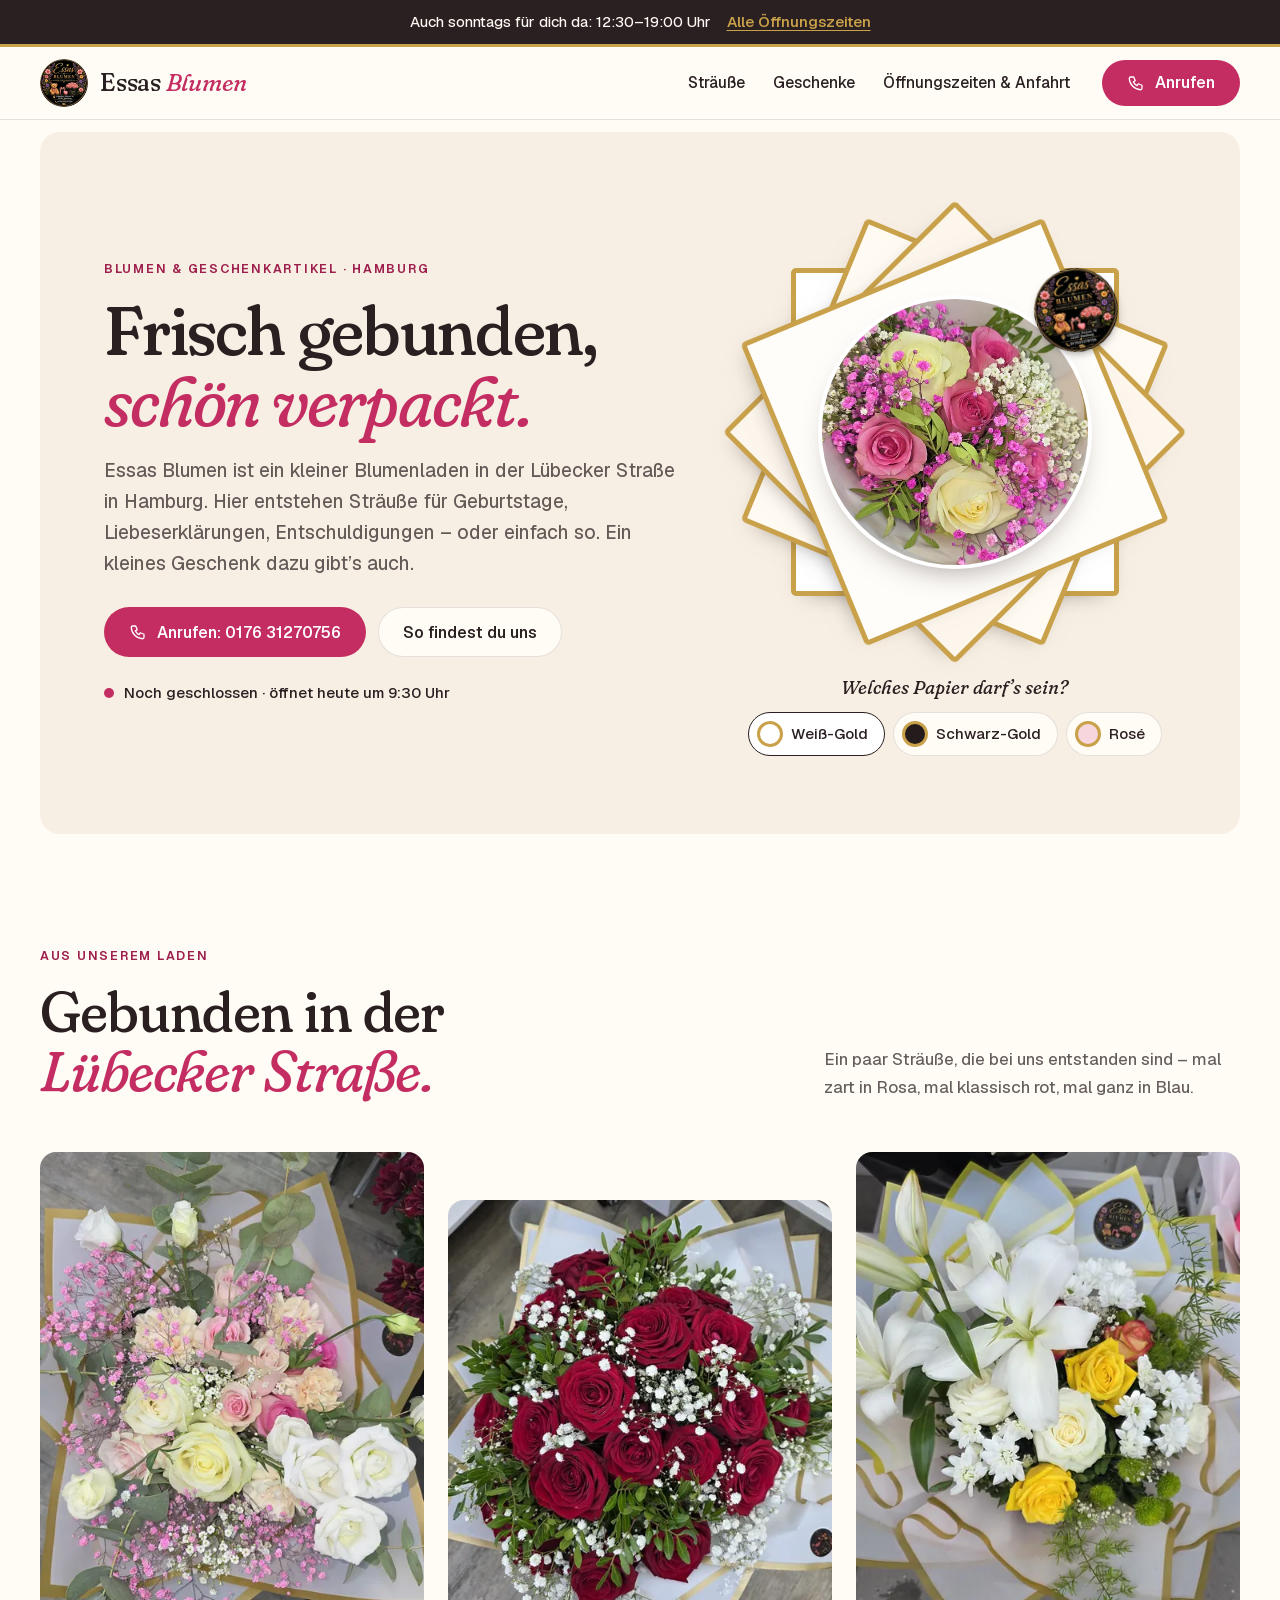
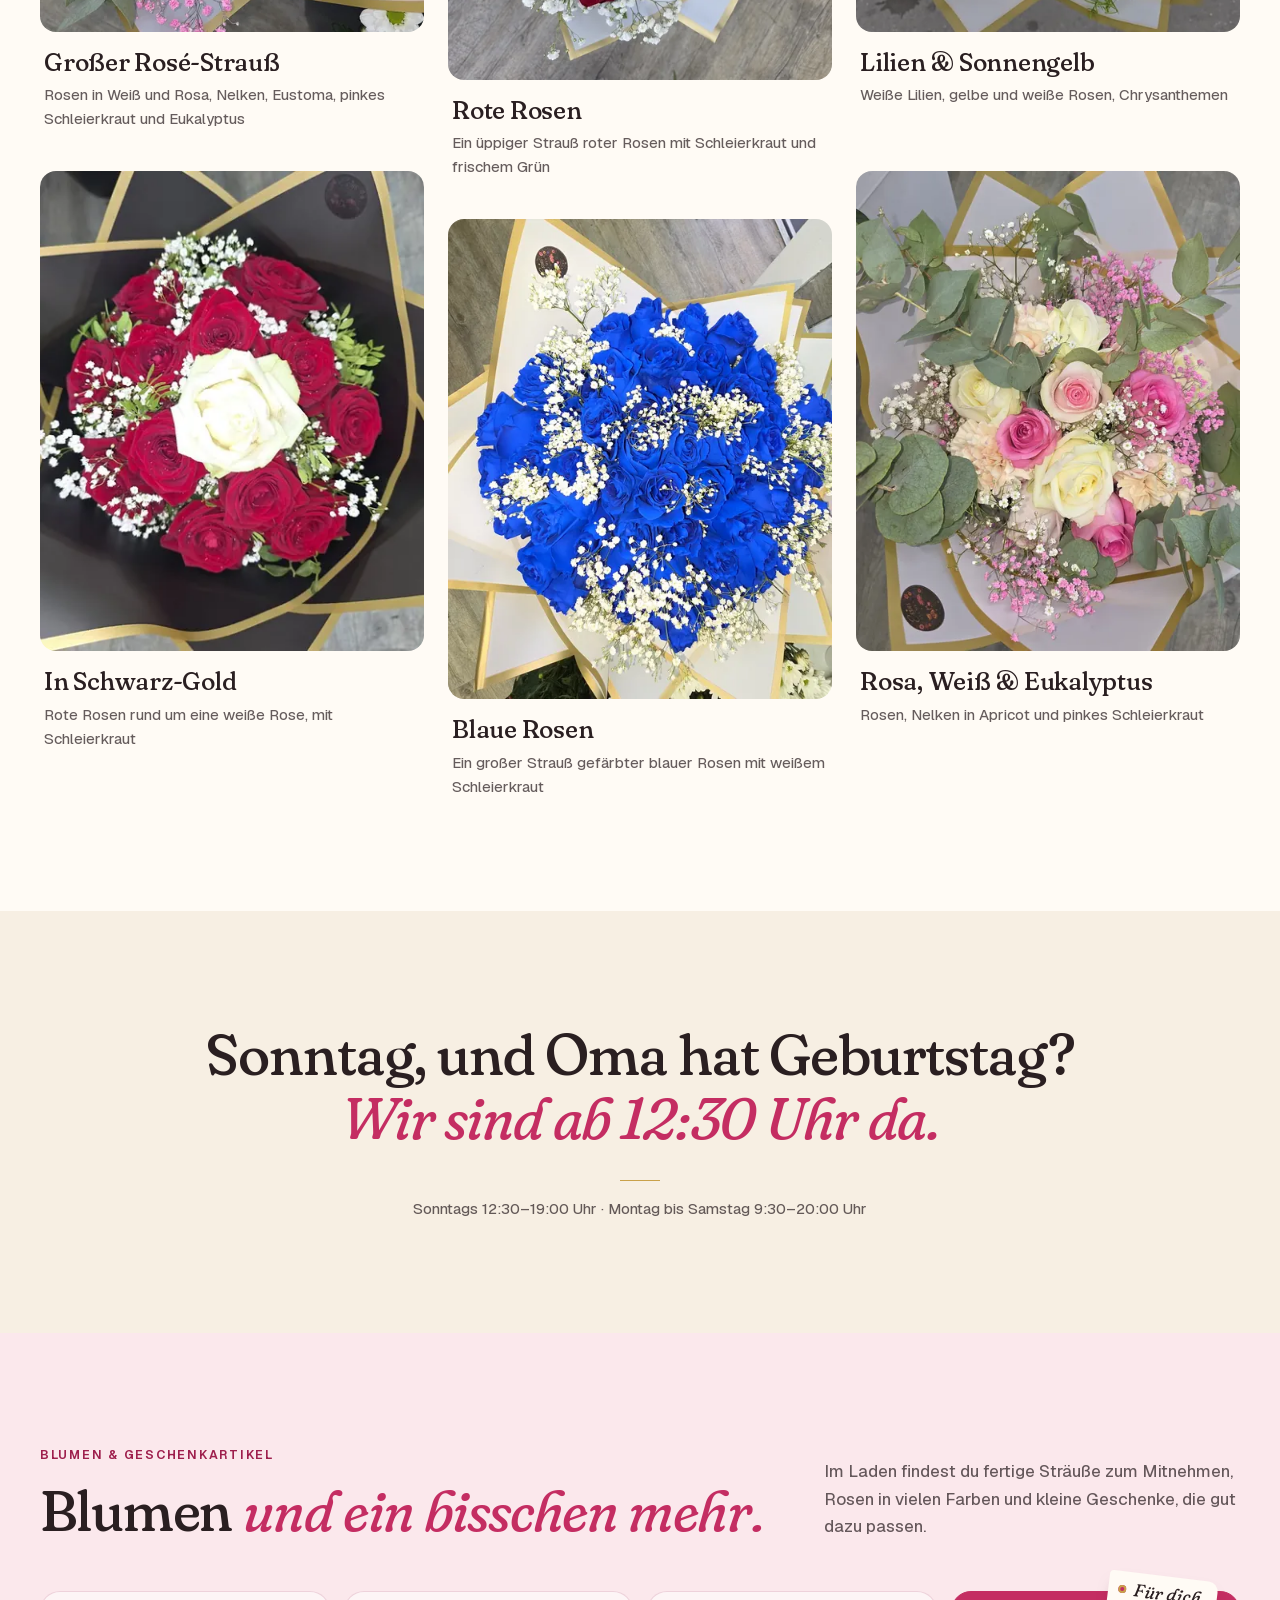
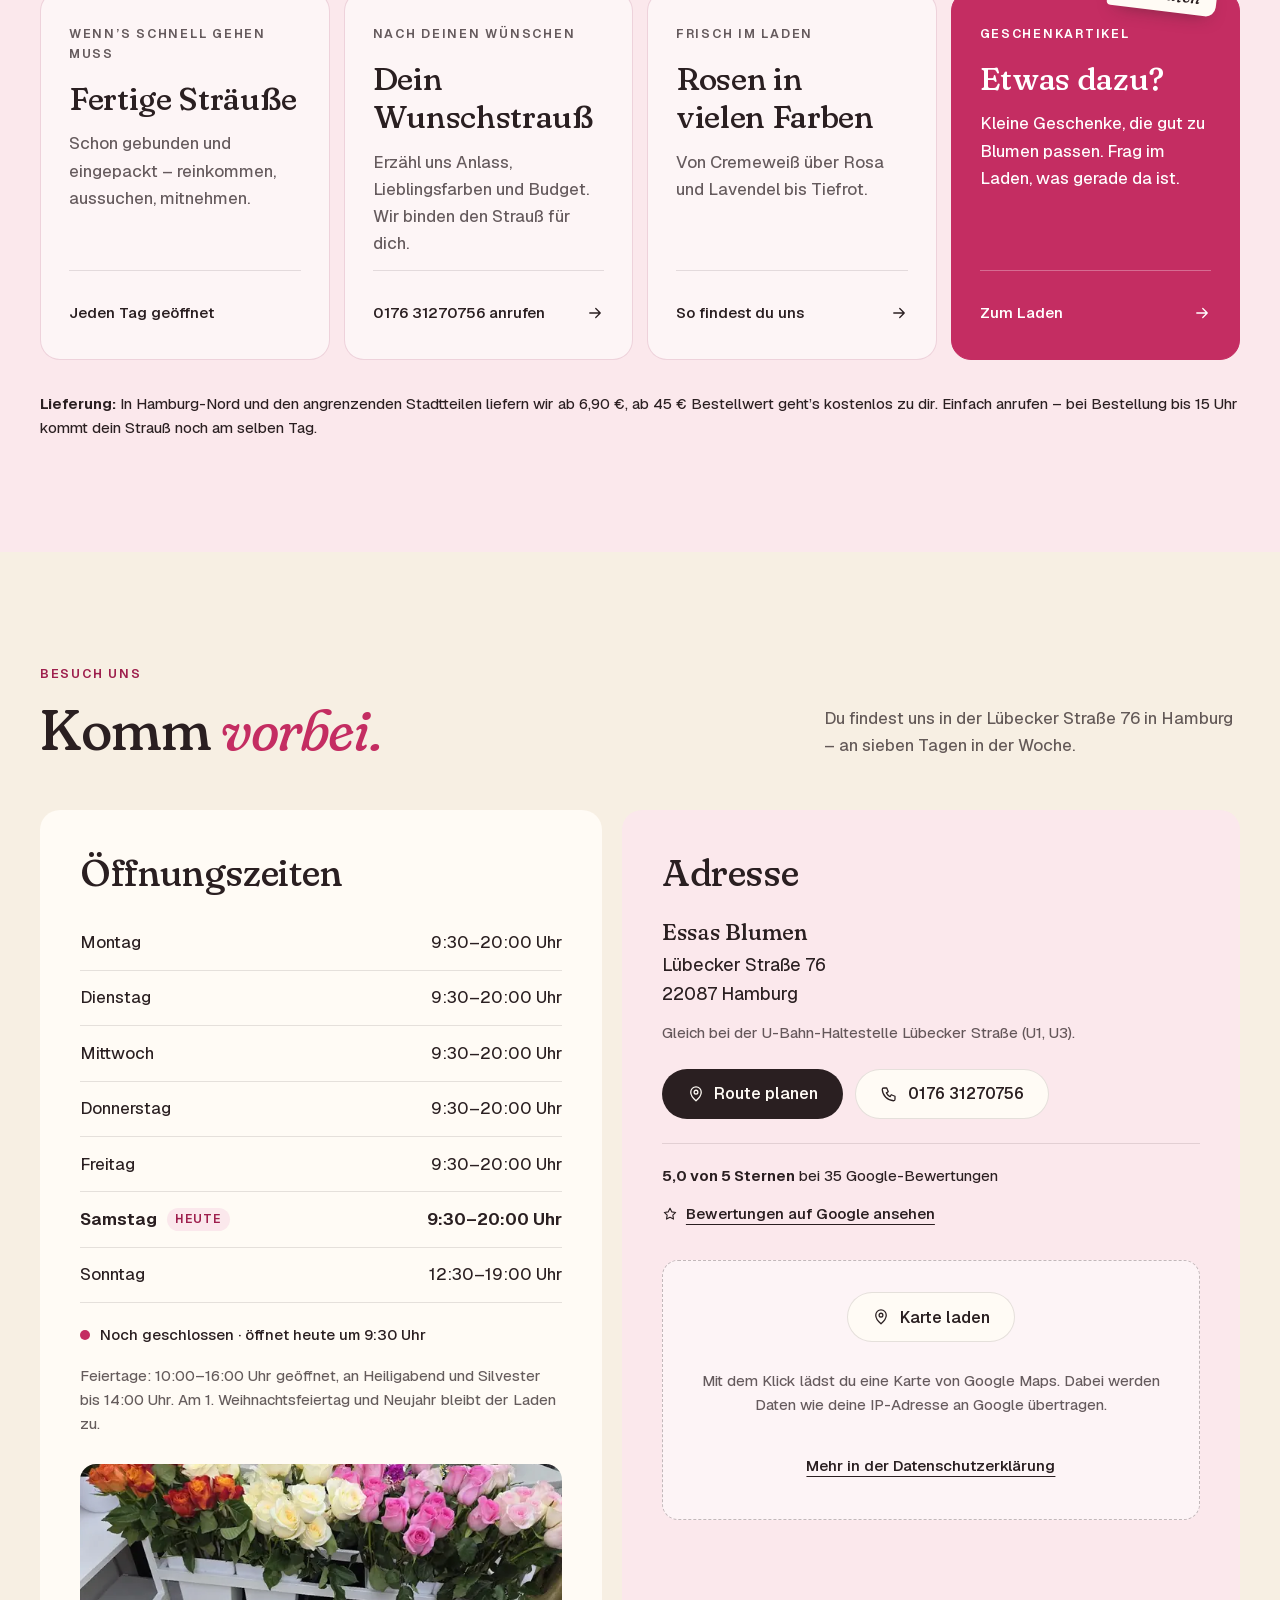
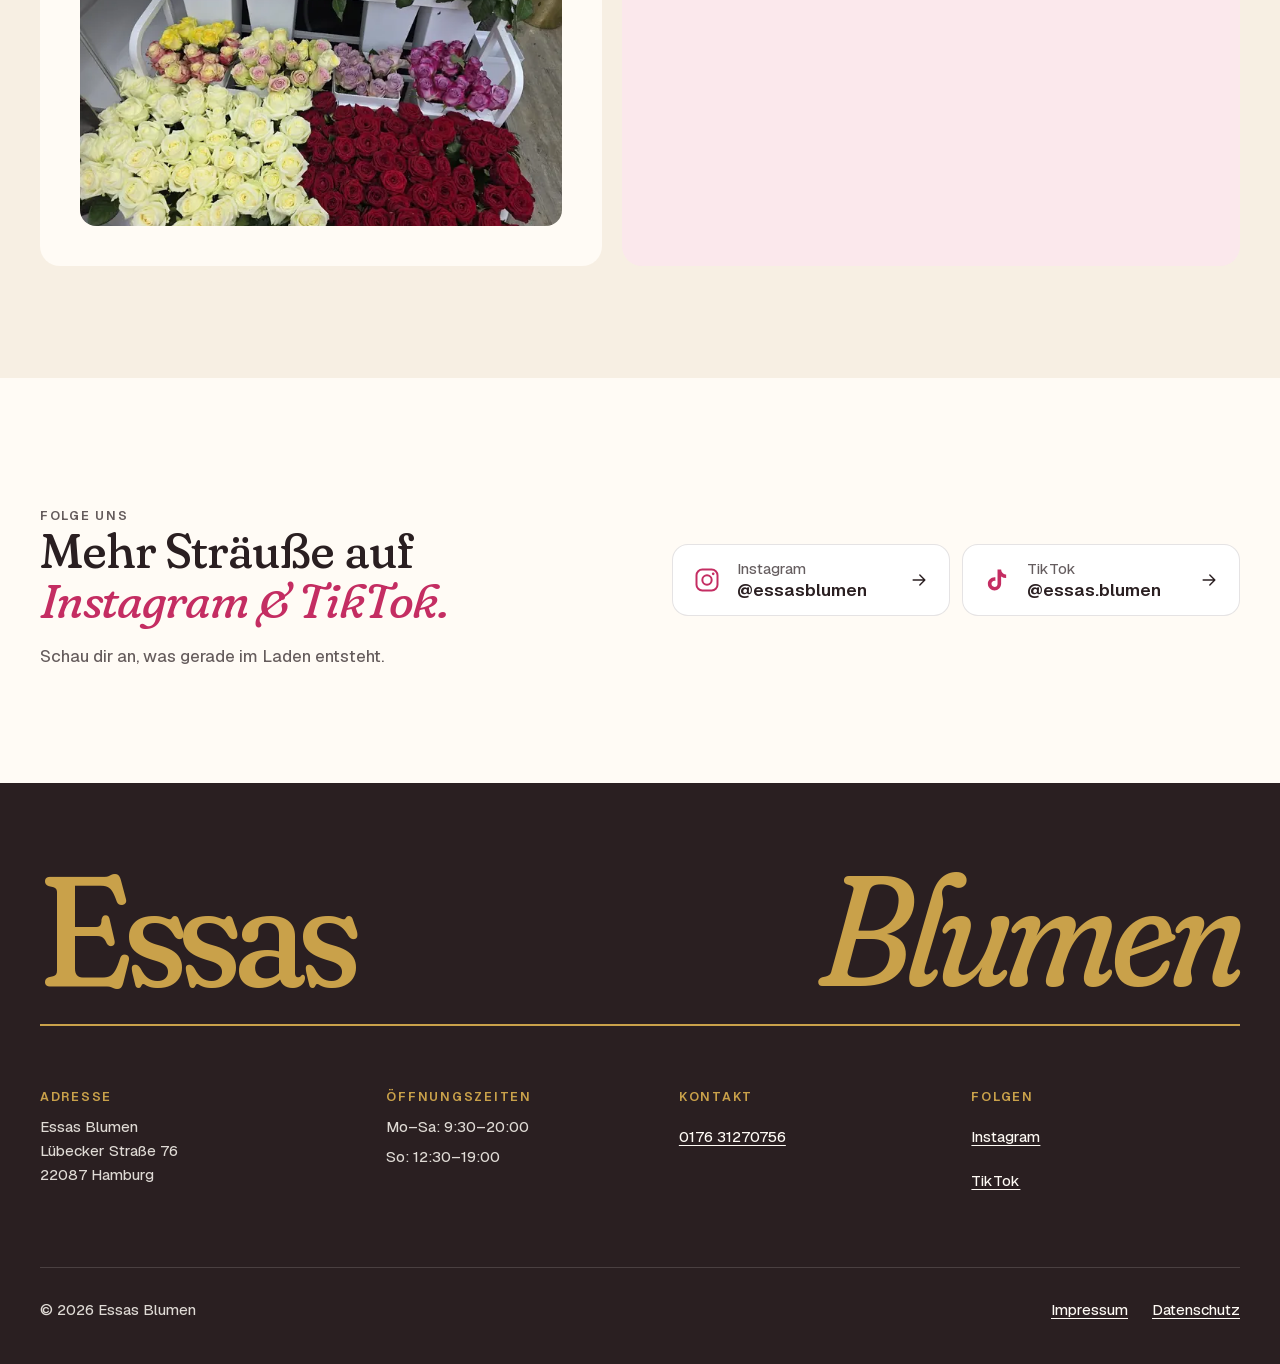
<file: index.html>
<!doctype html>
<html lang="de">
<head>
  <meta charset="utf-8">
  <meta name="viewport" content="width=device-width, initial-scale=1">
  <title>Essas Blumen – Blumenladen &amp; Geschenkartikel in Hamburg</title>
  <meta name="description" content="Essas Blumen in Hamburg: frisch gebundene Sträuße, Rosen in vielen Farben und Geschenkartikel in der Lübecker Straße 76. Mo–Sa 9:30–20, So 12:30–19 Uhr.">
  <meta name="theme-color" content="#2a1f21">

  <meta property="og:type" content="website">
  <meta property="og:locale" content="de_DE">
  <meta property="og:site_name" content="Essas Blumen">
  <meta property="og:title" content="Essas Blumen – Blumenladen &amp; Geschenkartikel in Hamburg">
  <meta property="og:description" content="Frisch gebundene Sträuße, Rosen in vielen Farben und kleine Geschenke – in der Lübecker Straße 76 in Hamburg, auch sonntags geöffnet.">

  <link rel="icon" href="favicon-48.png" sizes="48x48" type="image/png">
  <link rel="apple-touch-icon" href="apple-touch-icon.png">

  <link rel="stylesheet" href="assets/css/style.css">
  <link rel="preload" href="assets/fonts/fraunces.woff2" as="font" type="font/woff2" crossorigin>
  <link rel="preload" href="assets/fonts/geist.woff2" as="font" type="font/woff2" crossorigin>
  <link rel="preload" as="image" media="(min-width: 960px)" href="assets/img/strauss-rosa-weiss-920.webp" imagesrcset="assets/img/strauss-rosa-weiss-480.webp 480w, assets/img/strauss-rosa-weiss-640.webp 640w, assets/img/strauss-rosa-weiss-920.webp 920w" imagesizes="(min-width: 960px) 312px, (min-width: 600px) 264px, 50vw" fetchpriority="high">
  <script>document.documentElement.classList.add("js");</script>

  <script type="application/ld+json">
  {
    "@context": "https://schema.org",
    "@type": "Florist",
    "name": "Essas Blumen",
    "description": "Blumenladen mit Sträußen, Rosen und Geschenkartikeln in Hamburg.",
    "telephone": "+49 176 31270756",
    "address": {
      "@type": "PostalAddress",
      "streetAddress": "Lübecker Straße 76",
      "postalCode": "22087",
      "addressLocality": "Hamburg",
      "addressCountry": "DE"
    },
    "openingHoursSpecification": [
      {
        "@type": "OpeningHoursSpecification",
        "dayOfWeek": ["Monday", "Tuesday", "Wednesday", "Thursday", "Friday", "Saturday"],
        "opens": "09:30",
        "closes": "20:00"
      },
      {
        "@type": "OpeningHoursSpecification",
        "dayOfWeek": "Sunday",
        "opens": "12:30",
        "closes": "19:00"
      }
    ],
    "sameAs": [
      "https://www.instagram.com/essasblumen/",
      "https://www.tiktok.com/@essas.blumen"
    ]
  }
  </script>
</head>
<body>
  <svg class="sprite" aria-hidden="true" focusable="false">
    <symbol id="i-tel" viewBox="0 0 24 24"><path fill="none" stroke="currentColor" stroke-width="1.7" stroke-linecap="round" stroke-linejoin="round" d="M5 4h4l2 5-2.5 1.5a11 11 0 0 0 5 5L15 13l5 2v4a2 2 0 0 1-2 2A16 16 0 0 1 3 6a2 2 0 0 1 2-2"/></symbol>
    <symbol id="i-pfeil" viewBox="0 0 24 24"><path fill="none" stroke="currentColor" stroke-width="1.7" stroke-linecap="round" stroke-linejoin="round" d="M5 12h14M13 6l6 6-6 6"/></symbol>
    <symbol id="i-pin" viewBox="0 0 24 24"><g fill="none" stroke="currentColor" stroke-width="1.7" stroke-linecap="round" stroke-linejoin="round"><path d="M12 21s-7-6.2-7-11.5a7 7 0 0 1 14 0C19 14.8 12 21 12 21z"/><circle cx="12" cy="9.5" r="2.5"/></g></symbol>
    <symbol id="i-stern" viewBox="0 0 24 24"><path fill="none" stroke="currentColor" stroke-width="1.7" stroke-linejoin="round" d="M12 3.5l2.6 5.3 5.9.9-4.25 4.1 1 5.8L12 16.9l-5.25 2.7 1-5.8L3.5 9.7l5.9-.9z"/></symbol>
    <symbol id="i-instagram" viewBox="0 0 24 24"><g fill="none" stroke="currentColor" stroke-width="1.7"><rect x="3" y="3" width="18" height="18" rx="5"/><circle cx="12" cy="12" r="4"/></g><circle cx="17.3" cy="6.7" r="1.15" fill="currentColor"/></symbol>
    <symbol id="i-tiktok" viewBox="0 0 24 24"><path fill="currentColor" d="M16.6 5.82A4.28 4.28 0 0 1 15.54 3h-3.09v12.4a2.59 2.59 0 0 1-2.59 2.5c-1.42 0-2.6-1.16-2.6-2.6 0-1.72 1.66-3.01 3.37-2.48V9.66c-3.45-.46-6.47 2.22-6.47 5.64 0 3.33 2.76 5.7 5.69 5.7 3.14 0 5.69-2.55 5.69-5.7V9.01a7.35 7.35 0 0 0 4.3 1.38V7.3s-1.88.09-3.24-1.48z"/></symbol>
  </svg>

  <a class="skip" href="#inhalt">Zum Inhalt springen</a>

  <div class="topbar">
    <div class="wrap">
      <p>Auch sonntags für dich da: 12:30–19:00 Uhr</p>
      <a href="#besuch">Alle Öffnungszeiten</a>
    </div>
  </div>

  <header class="header">
    <div class="header__inner wrap">
      <a class="brand" href="index.html" aria-label="Essas Blumen – zur Startseite">
        <img src="assets/img/logo-96.webp" srcset="assets/img/logo-96.webp 96w, assets/img/logo-192.webp 192w" sizes="48px" width="48" height="48" alt="Rundes Logo von Essas Blumen in Schwarz und Gold" loading="lazy">
        <span class="brand__name">Essas <em>Blumen</em></span>
      </a>

      <nav class="nav" id="nav" aria-label="Hauptnavigation">
        <ul>
          <li><a href="#straeusse">Sträuße</a></li>
          <li><a href="#geschenke">Geschenke</a></li>
          <li><a href="#besuch">Öffnungszeiten &amp; Anfahrt</a></li>
        </ul>
        <a class="btn btn--primary nav__call" href="tel:+4917631270756"><svg aria-hidden="true"><use href="#i-tel"/></svg>Anrufen</a>
      </nav>

      <div class="header__aktionen">
        <a class="header__tel" href="tel:+4917631270756" aria-label="Essas Blumen anrufen: 0176 31270756"><svg aria-hidden="true"><use href="#i-tel"/></svg></a>
        <button class="burger" type="button" aria-expanded="false" aria-controls="nav" aria-label="Menü öffnen">
          <span class="burger__icon" aria-hidden="true"></span><span class="burger__text" aria-hidden="true">Menü</span>
        </button>
      </div>
    </div>
  </header>

  <main id="inhalt">
    <!-- Hero -->
    <section class="hero" aria-labelledby="titel">
      <div class="wrap">
        <div class="hero__panel">
          <div class="hero__text">
            <p class="eyebrow">Blumen &amp; Geschenkartikel · Hamburg</p>
            <h1 id="titel">Frisch gebunden, <em>schön verpackt.</em></h1>
            <p class="hero__lead">Essas Blumen ist ein kleiner Blumenladen in der Lübecker Straße in Hamburg. Hier entstehen Sträuße für Geburtstage, Liebeserklärungen, Entschuldigungen – oder einfach so. Ein kleines Geschenk dazu gibt’s auch.</p>
            <div class="hero__actions">
              <a class="btn btn--primary" href="tel:+4917631270756"><svg aria-hidden="true"><use href="#i-tel"/></svg>Anrufen: 0176 31270756</a>
              <a class="btn btn--ghost" href="#besuch">So findest du uns</a>
            </div>
            <p class="status" data-status>Mo–Sa 9:30–20:00 · So 12:30–19:00 Uhr</p>
          </div>

          <div class="hero__strauss">
            <div class="bloom" data-papier="weiss">
              <span class="bloom__blatt" aria-hidden="true"></span>
              <span class="bloom__blatt" aria-hidden="true"></span>
              <span class="bloom__blatt" aria-hidden="true"></span>
              <span class="bloom__blatt" aria-hidden="true"></span>
              <img class="bloom__foto" src="assets/img/strauss-rosa-weiss-920.webp" srcset="assets/img/strauss-rosa-weiss-480.webp 480w, assets/img/strauss-rosa-weiss-640.webp 640w, assets/img/strauss-rosa-weiss-920.webp 920w" sizes="(min-width: 960px) 312px, (min-width: 600px) 264px, 50vw" width="920" height="920" alt="Strauß aus rosa und weißen Rosen mit pinkem und weißem Schleierkraut, von oben fotografiert" fetchpriority="high">
              <img class="bloom__sticker" src="assets/img/logo-192.webp" srcset="assets/img/logo-96.webp 96w, assets/img/logo-192.webp 192w" sizes="(min-width: 960px) 100px, 64px" width="192" height="192" alt="Rundes Essas-Blumen-Etikett, wie es auf den Sträußen klebt" loading="lazy">
            </div>

            <div class="papierwahl">
              <p class="papierwahl__frage" id="papier-frage">Welches Papier darf’s sein?</p>
              <div class="papierwahl__knoepfe" role="group" aria-labelledby="papier-frage">
                <button type="button" data-papier-wahl="weiss" aria-pressed="true"><span class="papierwahl__farbe" style="--f:#ffffff" aria-hidden="true"></span>Weiß-Gold</button>
                <button type="button" data-papier-wahl="schwarz" aria-pressed="false"><span class="papierwahl__farbe" style="--f:#231b1c" aria-hidden="true"></span>Schwarz-Gold</button>
                <button type="button" data-papier-wahl="rose" aria-pressed="false"><span class="papierwahl__farbe" style="--f:#f7d6de" aria-hidden="true"></span>Rosé</button>
              </div>
            </div>
          </div>
        </div>
      </div>
    </section>

    <!-- Sträuße -->
    <section class="abschnitt" id="straeusse" aria-labelledby="straeusse-titel">
      <div class="wrap">
        <div class="kopf kopf--split">
          <div>
            <p class="eyebrow">Aus unserem Laden</p>
            <h2 id="straeusse-titel">Gebunden in der <em>Lübecker Straße.</em></h2>
          </div>
          <p class="kopf__text">Ein paar Sträuße, die bei uns entstanden sind – mal zart in Rosa, mal klassisch rot, mal ganz in Blau.</p>
        </div>

        <ul class="galerie">
          <li class="karte">
            <figure>
              <div class="karte__bild"><img src="assets/img/strauss-gross-rose-800.webp" srcset="assets/img/strauss-gross-rose-480.webp 480w, assets/img/strauss-gross-rose-600.webp 600w, assets/img/strauss-gross-rose-800.webp 800w" sizes="(min-width: 1400px) 424px, (min-width: 960px) 30vw, (min-width: 600px) 44vw, 65vw" width="800" height="1000" alt="Großer Strauß aus weißen und rosa Rosen, apricotfarbenen Nelken, weißer Eustoma, pinkem Schleierkraut und Eukalyptus in weiß-goldenem Papier" loading="lazy" decoding="async"></div>
              <figcaption>
                <h3>Großer Rosé-Strauß</h3>
                <p>Rosen in Weiß und Rosa, Nelken, Eustoma, pinkes Schleierkraut und Eukalyptus</p>
              </figcaption>
            </figure>
          </li>
          <li class="karte">
            <figure>
              <div class="karte__bild"><img src="assets/img/strauss-rote-rosen-800.webp" srcset="assets/img/strauss-rote-rosen-480.webp 480w, assets/img/strauss-rote-rosen-600.webp 600w, assets/img/strauss-rote-rosen-800.webp 800w" sizes="(min-width: 1400px) 424px, (min-width: 960px) 30vw, (min-width: 600px) 44vw, 65vw" width="800" height="1000" alt="Üppiger Strauß aus roten Rosen mit weißem Schleierkraut und grünen Zweigen in weiß-goldenem Papier" loading="lazy" decoding="async"></div>
              <figcaption>
                <h3>Rote Rosen</h3>
                <p>Ein üppiger Strauß roter Rosen mit Schleierkraut und frischem Grün</p>
              </figcaption>
            </figure>
          </li>
          <li class="karte">
            <figure>
              <div class="karte__bild"><img src="assets/img/strauss-lilien-gelb-800.webp" srcset="assets/img/strauss-lilien-gelb-480.webp 480w, assets/img/strauss-lilien-gelb-600.webp 600w, assets/img/strauss-lilien-gelb-800.webp 800w" sizes="(min-width: 1400px) 424px, (min-width: 960px) 30vw, (min-width: 600px) 44vw, 65vw" width="800" height="1000" alt="Strauß mit weißen Lilien, gelben und weißen Rosen, weißen Chrysanthemen und grünen Pompons in weiß-goldenem Papier" loading="lazy" decoding="async"></div>
              <figcaption>
                <h3>Lilien &amp; Sonnengelb</h3>
                <p>Weiße Lilien, gelbe und weiße Rosen, Chrysanthemen</p>
              </figcaption>
            </figure>
          </li>
          <li class="karte">
            <figure>
              <div class="karte__bild"><img src="assets/img/strauss-schwarz-gold-775.webp" srcset="assets/img/strauss-schwarz-gold-400.webp 400w, assets/img/strauss-schwarz-gold-600.webp 600w, assets/img/strauss-schwarz-gold-775.webp 775w" sizes="(min-width: 1400px) 424px, (min-width: 960px) 30vw, (min-width: 600px) 44vw, 65vw" width="775" height="969" alt="Runder Strauß aus roten Rosen mit einer weißen Rose in der Mitte, eingepackt in schwarzes Papier mit Goldrand" loading="lazy" decoding="async"></div>
              <figcaption>
                <h3>In Schwarz-Gold</h3>
                <p>Rote Rosen rund um eine weiße Rose, mit Schleierkraut</p>
              </figcaption>
            </figure>
          </li>
          <li class="karte">
            <figure>
              <div class="karte__bild"><img src="assets/img/strauss-blaue-rosen-800.webp" srcset="assets/img/strauss-blaue-rosen-480.webp 480w, assets/img/strauss-blaue-rosen-600.webp 600w, assets/img/strauss-blaue-rosen-800.webp 800w" sizes="(min-width: 1400px) 424px, (min-width: 960px) 30vw, (min-width: 600px) 44vw, 65vw" width="800" height="1000" alt="Großer Strauß aus blauen Rosen mit weißem Schleierkraut in weiß-goldenem Papier" loading="lazy" decoding="async"></div>
              <figcaption>
                <h3>Blaue Rosen</h3>
                <p>Ein großer Strauß gefärbter blauer Rosen mit weißem Schleierkraut</p>
              </figcaption>
            </figure>
          </li>
          <li class="karte">
            <figure>
              <div class="karte__bild"><img src="assets/img/strauss-rosen-eukalyptus-800.webp" srcset="assets/img/strauss-rosen-eukalyptus-480.webp 480w, assets/img/strauss-rosen-eukalyptus-600.webp 600w, assets/img/strauss-rosen-eukalyptus-800.webp 800w" sizes="(min-width: 1400px) 424px, (min-width: 960px) 30vw, (min-width: 600px) 44vw, 65vw" width="800" height="1000" alt="Strauß aus rosa und weißen Rosen, apricotfarbenen Nelken, pinkem Schleierkraut und Eukalyptuszweigen" loading="lazy" decoding="async"></div>
              <figcaption>
                <h3>Rosa, Weiß &amp; Eukalyptus</h3>
                <p>Rosen, Nelken in Apricot und pinkes Schleierkraut</p>
              </figcaption>
            </figure>
          </li>
        </ul>
      </div>
    </section>

    <!-- Sonntags-Band -->
    <section class="abschnitt abschnitt--creme band" aria-labelledby="sonntag-titel">
      <div class="wrap">
        <h2 id="sonntag-titel">Sonntag, und Oma hat Geburtstag? <em>Wir sind ab 12:30 Uhr da.</em></h2>
        <p class="band__zeile">Sonntags 12:30–19:00 Uhr · Montag bis Samstag 9:30–20:00 Uhr</p>
      </div>
    </section>

    <!-- Geschenke -->
    <section class="abschnitt abschnitt--blush" id="geschenke" aria-labelledby="geschenke-titel">
      <div class="wrap">
        <div class="kopf kopf--split">
          <div>
            <p class="eyebrow">Blumen &amp; Geschenkartikel</p>
            <h2 id="geschenke-titel">Blumen <em>und ein bisschen mehr.</em></h2>
          </div>
          <p class="kopf__text">Im Laden findest du fertige Sträuße zum Mitnehmen, Rosen in vielen Farben und kleine Geschenke, die gut dazu passen.</p>
        </div>

        <ul class="angebot">
          <li class="angebot__karte">
            <p class="eyebrow">Wenn’s schnell gehen muss</p>
            <h3>Fertige Sträuße</h3>
            <p>Schon gebunden und eingepackt – reinkommen, aussuchen, mitnehmen.</p>
            <div class="angebot__fuss"><span>Jeden Tag geöffnet</span></div>
          </li>
          <li class="angebot__karte">
            <p class="eyebrow">Nach deinen Wünschen</p>
            <h3>Dein Wunschstrauß</h3>
            <p>Erzähl uns Anlass, Lieblingsfarben und Budget. Wir binden den Strauß für dich.</p>
            <div class="angebot__fuss"><a href="tel:+4917631270756">0176 31270756 anrufen<svg aria-hidden="true"><use href="#i-pfeil"/></svg></a></div>
          </li>
          <li class="angebot__karte">
            <p class="eyebrow">Frisch im Laden</p>
            <h3>Rosen in vielen Farben</h3>
            <p>Von Cremeweiß über Rosa und Lavendel bis Tiefrot.</p>
            <div class="angebot__fuss"><a href="#besuch">So findest du uns<svg aria-hidden="true"><use href="#i-pfeil"/></svg></a></div>
          </li>
          <li class="angebot__karte angebot__karte--akzent">
            <span class="anhaenger" aria-hidden="true">Für dich</span>
            <p class="eyebrow">Geschenkartikel</p>
            <h3>Etwas dazu?</h3>
            <p>Kleine Geschenke, die gut zu Blumen passen. Frag im Laden, was gerade da ist.</p>
            <div class="angebot__fuss"><a href="#besuch">Zum Laden<svg aria-hidden="true"><use href="#i-pfeil"/></svg></a></div>
          </li>
        </ul>

        <p class="liefer-hinweis"><strong>Lieferung:</strong> In Hamburg-Nord und den angrenzenden Stadtteilen liefern wir ab 6,90 €, ab 45 € Bestellwert geht’s kostenlos zu dir. Einfach anrufen – bei Bestellung bis 15 Uhr kommt dein Strauß noch am selben Tag.</p>
      </div>
    </section>

    <!-- Besuch -->
    <section class="abschnitt abschnitt--creme" id="besuch" aria-labelledby="besuch-titel">
      <div class="wrap">
        <div class="kopf kopf--split">
          <div>
            <p class="eyebrow">Besuch uns</p>
            <h2 id="besuch-titel">Komm <em>vorbei.</em></h2>
          </div>
          <p class="kopf__text">Du findest uns in der Lübecker Straße 76 in Hamburg – an sieben Tagen in der Woche.</p>
        </div>

        <div class="besuch">
          <div class="tafel">
            <div class="tafel__kopf">
              <h3>Öffnungszeiten</h3>
            </div>
            <table class="zeiten">
              <caption class="sr-only">Öffnungszeiten von Essas Blumen</caption>
              <tbody>
                <tr data-tag="1"><th scope="row">Montag</th><td>9:30–20:00 Uhr</td></tr>
                <tr data-tag="2"><th scope="row">Dienstag</th><td>9:30–20:00 Uhr</td></tr>
                <tr data-tag="3"><th scope="row">Mittwoch</th><td>9:30–20:00 Uhr</td></tr>
                <tr data-tag="4"><th scope="row">Donnerstag</th><td>9:30–20:00 Uhr</td></tr>
                <tr data-tag="5"><th scope="row">Freitag</th><td>9:30–20:00 Uhr</td></tr>
                <tr data-tag="6"><th scope="row">Samstag</th><td>9:30–20:00 Uhr</td></tr>
                <tr data-tag="0"><th scope="row">Sonntag</th><td>12:30–19:00 Uhr</td></tr>
              </tbody>
            </table>
            <p class="status" data-status>Mo–Sa 9:30–20:00 · So 12:30–19:00 Uhr</p>
            <p class="feiertage">Feiertage: 10:00–16:00 Uhr geöffnet, an Heiligabend und Silvester bis 14:00 Uhr. Am 1. Weihnachtsfeiertag und Neujahr bleibt der Laden zu.</p>
            <figure class="laden-foto">
              <img src="assets/img/laden-rosen-1200.webp" srcset="assets/img/laden-rosen-640.webp 640w, assets/img/laden-rosen-900.webp 900w, assets/img/laden-rosen-1200.webp 1200w" sizes="(min-width: 1400px) 560px, (min-width: 960px) 42vw, 92vw" width="1200" height="969" alt="Rosen im Laden von Essas Blumen: Eimer mit orangen, weißen, rosa, gelben, lavendelfarbenen, pinken und roten Rosen" loading="lazy" decoding="async">
            </figure>
          </div>

          <div class="tafel tafel--blush">
            <div class="tafel__kopf">
              <h3>Adresse</h3>
            </div>
            <address class="adresse">
              <strong>Essas Blumen</strong>
              Lübecker Straße 76<br>
              22087 Hamburg
            </address>
            <p class="anfahrt">Gleich bei der U-Bahn-Haltestelle Lübecker Straße (U1, U3).</p>
            <div class="kontakt-links">
              <a class="btn btn--dunkel" href="https://www.google.com/maps/search/?api=1&amp;query=Essas%20Blumen%2C%20L%C3%BCbecker%20Str.%2076%2C%2022087%20Hamburg" target="_blank" rel="noopener"><svg aria-hidden="true"><use href="#i-pin"/></svg>Route planen</a>
              <a class="btn btn--ghost" href="tel:+4917631270756"><svg aria-hidden="true"><use href="#i-tel"/></svg>0176 31270756</a>
            </div>
            <p class="bewertung">
              <span><strong>5,0 von 5 Sternen</strong> bei 35 Google-Bewertungen</span>
              <a class="pfeil-link" href="https://www.google.com/maps/search/?api=1&amp;query=Essas%20Blumen%2C%20L%C3%BCbecker%20Str.%2076%2C%2022087%20Hamburg" target="_blank" rel="noopener"><svg aria-hidden="true"><use href="#i-stern"/></svg>Bewertungen auf Google ansehen</a>
            </p>
            <div class="karte-box">
              <button class="btn btn--ghost" type="button" data-karte-laden><svg aria-hidden="true"><use href="#i-pin"/></svg>Karte laden</button>
              <p>Mit dem Klick lädst du eine Karte von Google Maps. Dabei werden Daten wie deine IP-Adresse an Google übertragen.</p>
              <a class="pfeil-link karte-box__link" href="datenschutz.html">Mehr in der Datenschutzerklärung</a>
            </div>
          </div>
        </div>
      </div>
    </section>

    <!-- Social -->
    <section class="abschnitt" aria-labelledby="social-titel">
      <div class="wrap social">
        <div>
          <p class="eyebrow">Folge uns</p>
          <h2 id="social-titel">Mehr Sträuße auf <em>Instagram &amp; TikTok.</em></h2>
          <p>Schau dir an, was gerade im Laden entsteht.</p>
        </div>
        <div class="social__links">
          <a class="social__link" href="https://www.instagram.com/essasblumen/" target="_blank" rel="noopener">
            <svg class="icon" aria-hidden="true"><use href="#i-instagram"/></svg>
            <span><small>Instagram</small><strong>@essasblumen</strong></span>
            <svg class="pfeil" aria-hidden="true"><use href="#i-pfeil"/></svg>
          </a>
          <a class="social__link" href="https://www.tiktok.com/@essas.blumen" target="_blank" rel="noopener">
            <svg class="icon" aria-hidden="true"><use href="#i-tiktok"/></svg>
            <span><small>TikTok</small><strong>@essas.blumen</strong></span>
            <svg class="pfeil" aria-hidden="true"><use href="#i-pfeil"/></svg>
          </a>
        </div>
      </div>
    </section>
  </main>

  <footer class="footer">
    <div class="wrap">
      <p class="wortmarke" aria-hidden="true"><span>Essas</span><em>Blumen</em></p>
      <div class="footer__spalten">
        <div>
          <h2>Adresse</h2>
          <address>
            <p>Essas Blumen<br>Lübecker Straße 76<br>22087 Hamburg</p>
          </address>
        </div>
        <div>
          <h2>Öffnungszeiten</h2>
          <p>Mo–Sa: 9:30–20:00</p>
          <p>So: 12:30–19:00</p>
        </div>
        <div>
          <h2>Kontakt</h2>
          <ul>
            <li><a href="tel:+4917631270756">0176 31270756</a></li>
          </ul>
        </div>
        <div>
          <h2>Folgen</h2>
          <ul>
            <li><a href="https://www.instagram.com/essasblumen/" target="_blank" rel="noopener">Instagram</a></li>
            <li><a href="https://www.tiktok.com/@essas.blumen" target="_blank" rel="noopener">TikTok</a></li>
          </ul>
        </div>
      </div>
      <div class="footer__unten">
        <p>© 2026 Essas Blumen</p>
        <ul>
          <li><a href="impressum.html">Impressum</a></li>
          <li><a href="datenschutz.html">Datenschutz</a></li>
        </ul>
      </div>
    </div>
  </footer>

  <script src="assets/js/main.js" defer></script>
</body>
</html>
</file>
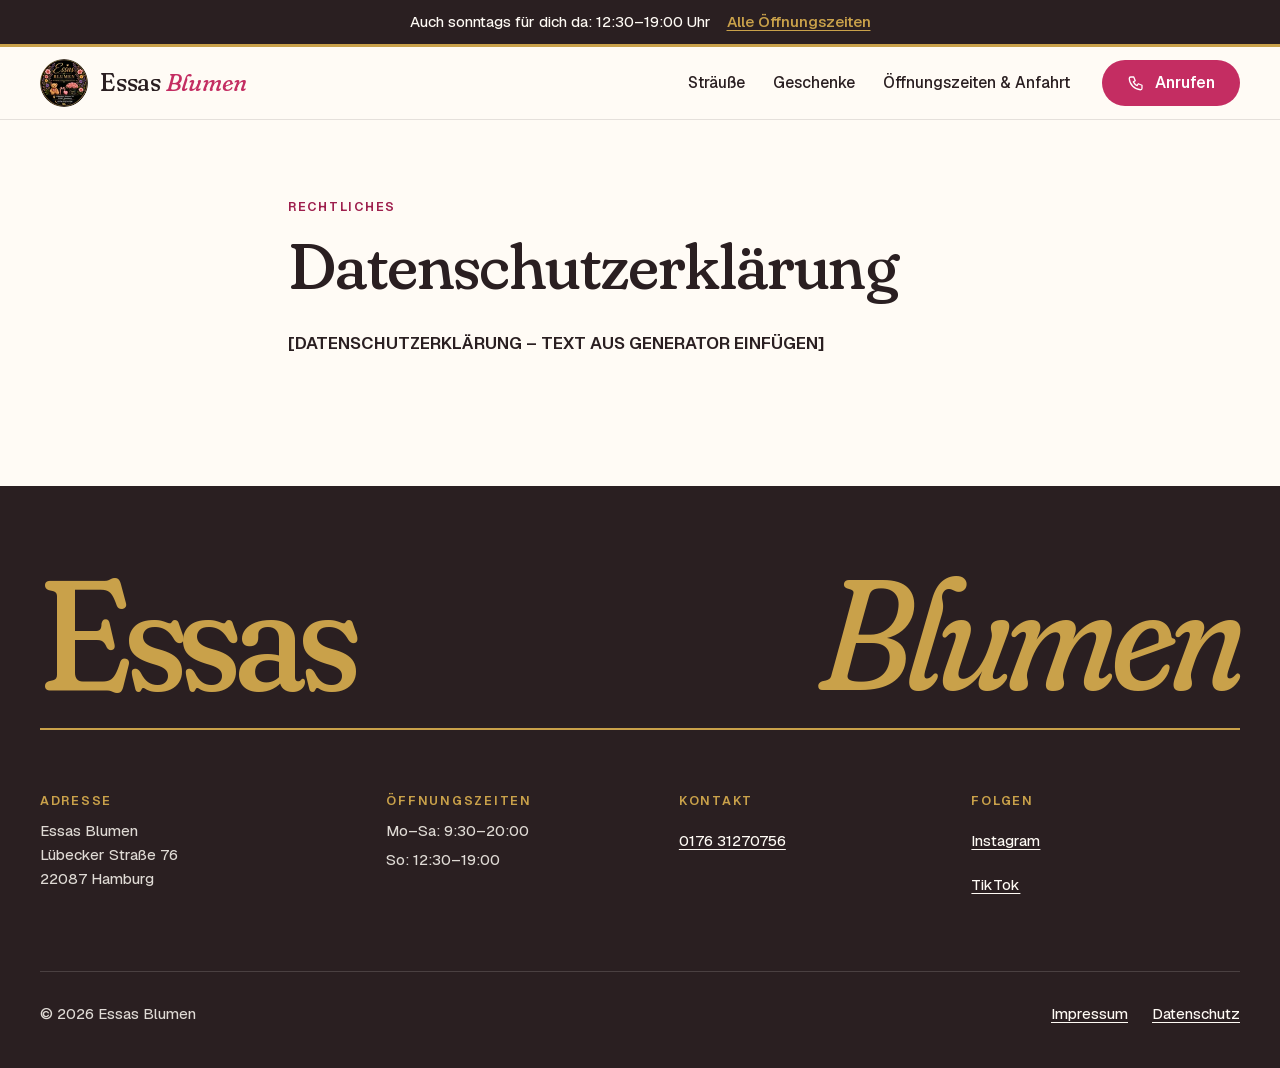
<file: datenschutz.html>
<!doctype html>
<html lang="de">
<head>
  <meta charset="utf-8">
  <meta name="viewport" content="width=device-width, initial-scale=1">
  <title>Datenschutz – Essas Blumen, Blumenladen in Hamburg</title>
  <meta name="description" content="Datenschutzerklärung von Essas Blumen: So gehen wir mit deinen Daten um, auch beim Laden der Google-Karte. Blumenladen in der Lübecker Straße 76 in Hamburg.">
  <meta name="theme-color" content="#2a1f21">

  <meta property="og:type" content="website">
  <meta property="og:locale" content="de_DE">
  <meta property="og:site_name" content="Essas Blumen">
  <meta property="og:title" content="Datenschutz – Essas Blumen, Blumenladen in Hamburg">
  <meta property="og:description" content="Datenschutzerklärung von Essas Blumen: So gehen wir mit deinen Daten um, auch beim Laden der Google-Karte. Blumenladen in der Lübecker Straße 76 in Hamburg.">

  <link rel="icon" href="favicon-48.png" sizes="48x48" type="image/png">
  <link rel="apple-touch-icon" href="apple-touch-icon.png">

  <link rel="stylesheet" href="assets/css/style.css">
  <link rel="preload" href="assets/fonts/fraunces.woff2" as="font" type="font/woff2" crossorigin>
  <script>document.documentElement.classList.add("js");</script>
</head>
<body>
  <svg class="sprite" aria-hidden="true" focusable="false">
    <symbol id="i-tel" viewBox="0 0 24 24"><path fill="none" stroke="currentColor" stroke-width="1.7" stroke-linecap="round" stroke-linejoin="round" d="M5 4h4l2 5-2.5 1.5a11 11 0 0 0 5 5L15 13l5 2v4a2 2 0 0 1-2 2A16 16 0 0 1 3 6a2 2 0 0 1 2-2"/></symbol>
    <symbol id="i-pfeil" viewBox="0 0 24 24"><path fill="none" stroke="currentColor" stroke-width="1.7" stroke-linecap="round" stroke-linejoin="round" d="M5 12h14M13 6l6 6-6 6"/></symbol>
    <symbol id="i-pin" viewBox="0 0 24 24"><g fill="none" stroke="currentColor" stroke-width="1.7" stroke-linecap="round" stroke-linejoin="round"><path d="M12 21s-7-6.2-7-11.5a7 7 0 0 1 14 0C19 14.8 12 21 12 21z"/><circle cx="12" cy="9.5" r="2.5"/></g></symbol>
    <symbol id="i-stern" viewBox="0 0 24 24"><path fill="none" stroke="currentColor" stroke-width="1.7" stroke-linejoin="round" d="M12 3.5l2.6 5.3 5.9.9-4.25 4.1 1 5.8L12 16.9l-5.25 2.7 1-5.8L3.5 9.7l5.9-.9z"/></symbol>
    <symbol id="i-instagram" viewBox="0 0 24 24"><g fill="none" stroke="currentColor" stroke-width="1.7"><rect x="3" y="3" width="18" height="18" rx="5"/><circle cx="12" cy="12" r="4"/></g><circle cx="17.3" cy="6.7" r="1.15" fill="currentColor"/></symbol>
    <symbol id="i-tiktok" viewBox="0 0 24 24"><path fill="currentColor" d="M16.6 5.82A4.28 4.28 0 0 1 15.54 3h-3.09v12.4a2.59 2.59 0 0 1-2.59 2.5c-1.42 0-2.6-1.16-2.6-2.6 0-1.72 1.66-3.01 3.37-2.48V9.66c-3.45-.46-6.47 2.22-6.47 5.64 0 3.33 2.76 5.7 5.69 5.7 3.14 0 5.69-2.55 5.69-5.7V9.01a7.35 7.35 0 0 0 4.3 1.38V7.3s-1.88.09-3.24-1.48z"/></symbol>
  </svg>

  <a class="skip" href="#inhalt">Zum Inhalt springen</a>

  <div class="topbar">
    <div class="wrap">
      <p>Auch sonntags für dich da: 12:30–19:00 Uhr</p>
      <a href="index.html#besuch">Alle Öffnungszeiten</a>
    </div>
  </div>

  <header class="header">
    <div class="header__inner wrap">
      <a class="brand" href="index.html" aria-label="Essas Blumen – zur Startseite">
        <img src="assets/img/logo-96.webp" srcset="assets/img/logo-96.webp 96w, assets/img/logo-192.webp 192w" sizes="48px" width="48" height="48" alt="Rundes Logo von Essas Blumen in Schwarz und Gold" loading="lazy">
        <span class="brand__name">Essas <em>Blumen</em></span>
      </a>

      <nav class="nav" id="nav" aria-label="Hauptnavigation">
        <ul>
          <li><a href="index.html#straeusse">Sträuße</a></li>
          <li><a href="index.html#geschenke">Geschenke</a></li>
          <li><a href="index.html#besuch">Öffnungszeiten &amp; Anfahrt</a></li>
        </ul>
        <a class="btn btn--primary nav__call" href="tel:+4917631270756"><svg aria-hidden="true"><use href="#i-tel"/></svg>Anrufen</a>
      </nav>

      <div class="header__aktionen">
        <a class="header__tel" href="tel:+4917631270756" aria-label="Essas Blumen anrufen: 0176 31270756"><svg aria-hidden="true"><use href="#i-tel"/></svg></a>
        <button class="burger" type="button" aria-expanded="false" aria-controls="nav" aria-label="Menü öffnen">
          <span class="burger__icon" aria-hidden="true"></span><span class="burger__text" aria-hidden="true">Menü</span>
        </button>
      </div>
    </div>
  </header>

  <main id="inhalt" class="rechtstext">
    <div class="wrap">
      <p class="eyebrow">Rechtliches</p>
      <h1>Datenschutz&shy;erklärung</h1>
      <div class="prose">
        <p class="platzhalter">[DATENSCHUTZERKLÄRUNG – TEXT AUS GENERATOR EINFÜGEN]</p>
      </div>
    </div>
  </main>


  <footer class="footer">
    <div class="wrap">
      <p class="wortmarke" aria-hidden="true"><span>Essas</span><em>Blumen</em></p>
      <div class="footer__spalten">
        <div>
          <h2>Adresse</h2>
          <address>
            <p>Essas Blumen<br>Lübecker Straße 76<br>22087 Hamburg</p>
          </address>
        </div>
        <div>
          <h2>Öffnungszeiten</h2>
          <p>Mo–Sa: 9:30–20:00</p>
          <p>So: 12:30–19:00</p>
        </div>
        <div>
          <h2>Kontakt</h2>
          <ul>
            <li><a href="tel:+4917631270756">0176 31270756</a></li>
          </ul>
        </div>
        <div>
          <h2>Folgen</h2>
          <ul>
            <li><a href="https://www.instagram.com/essasblumen/" target="_blank" rel="noopener">Instagram</a></li>
            <li><a href="https://www.tiktok.com/@essas.blumen" target="_blank" rel="noopener">TikTok</a></li>
          </ul>
        </div>
      </div>
      <div class="footer__unten">
        <p>© 2026 Essas Blumen</p>
        <ul>
          <li><a href="impressum.html">Impressum</a></li>
          <li><a href="datenschutz.html">Datenschutz</a></li>
        </ul>
      </div>
    </div>
  </footer>

  <script src="assets/js/main.js" defer></script>
</body>
</html>
</file>
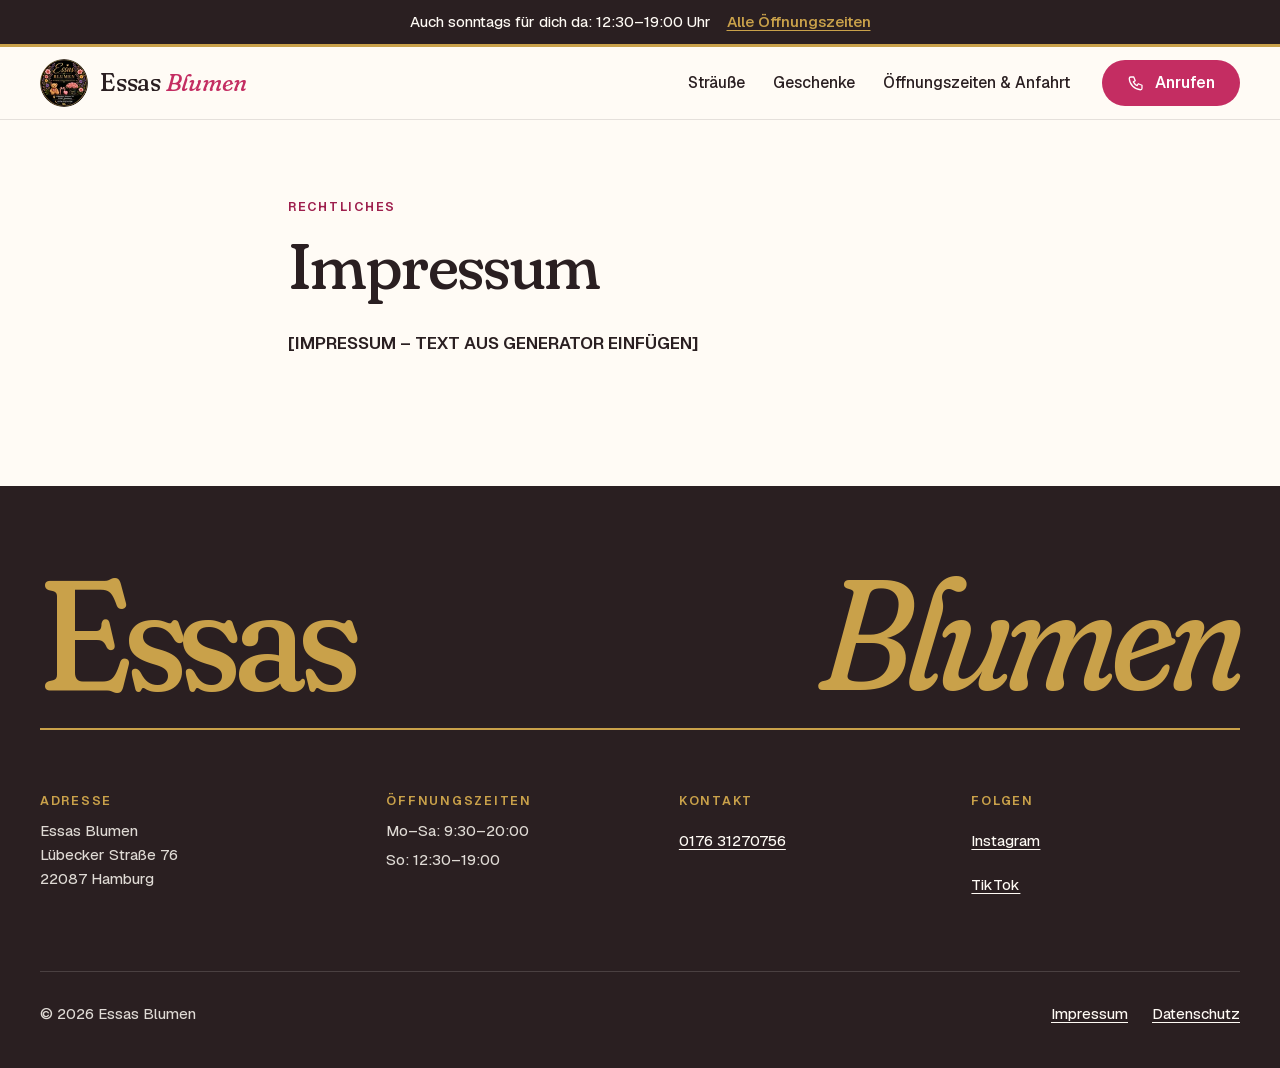
<file: impressum.html>
<!doctype html>
<html lang="de">
<head>
  <meta charset="utf-8">
  <meta name="viewport" content="width=device-width, initial-scale=1">
  <title>Impressum – Essas Blumen, Blumenladen in Hamburg</title>
  <meta name="description" content="Impressum von Essas Blumen: Angaben zum Anbieter dieser Website. Blumenladen mit Sträußen, Rosen und Geschenkartikeln in der Lübecker Straße 76 in Hamburg.">
  <meta name="theme-color" content="#2a1f21">

  <meta property="og:type" content="website">
  <meta property="og:locale" content="de_DE">
  <meta property="og:site_name" content="Essas Blumen">
  <meta property="og:title" content="Impressum – Essas Blumen, Blumenladen in Hamburg">
  <meta property="og:description" content="Impressum von Essas Blumen: Angaben zum Anbieter dieser Website. Blumenladen mit Sträußen, Rosen und Geschenkartikeln in der Lübecker Straße 76 in Hamburg.">

  <link rel="icon" href="favicon-48.png" sizes="48x48" type="image/png">
  <link rel="apple-touch-icon" href="apple-touch-icon.png">

  <link rel="stylesheet" href="assets/css/style.css">
  <link rel="preload" href="assets/fonts/fraunces.woff2" as="font" type="font/woff2" crossorigin>
  <script>document.documentElement.classList.add("js");</script>
</head>
<body>
  <svg class="sprite" aria-hidden="true" focusable="false">
    <symbol id="i-tel" viewBox="0 0 24 24"><path fill="none" stroke="currentColor" stroke-width="1.7" stroke-linecap="round" stroke-linejoin="round" d="M5 4h4l2 5-2.5 1.5a11 11 0 0 0 5 5L15 13l5 2v4a2 2 0 0 1-2 2A16 16 0 0 1 3 6a2 2 0 0 1 2-2"/></symbol>
    <symbol id="i-pfeil" viewBox="0 0 24 24"><path fill="none" stroke="currentColor" stroke-width="1.7" stroke-linecap="round" stroke-linejoin="round" d="M5 12h14M13 6l6 6-6 6"/></symbol>
    <symbol id="i-pin" viewBox="0 0 24 24"><g fill="none" stroke="currentColor" stroke-width="1.7" stroke-linecap="round" stroke-linejoin="round"><path d="M12 21s-7-6.2-7-11.5a7 7 0 0 1 14 0C19 14.8 12 21 12 21z"/><circle cx="12" cy="9.5" r="2.5"/></g></symbol>
    <symbol id="i-stern" viewBox="0 0 24 24"><path fill="none" stroke="currentColor" stroke-width="1.7" stroke-linejoin="round" d="M12 3.5l2.6 5.3 5.9.9-4.25 4.1 1 5.8L12 16.9l-5.25 2.7 1-5.8L3.5 9.7l5.9-.9z"/></symbol>
    <symbol id="i-instagram" viewBox="0 0 24 24"><g fill="none" stroke="currentColor" stroke-width="1.7"><rect x="3" y="3" width="18" height="18" rx="5"/><circle cx="12" cy="12" r="4"/></g><circle cx="17.3" cy="6.7" r="1.15" fill="currentColor"/></symbol>
    <symbol id="i-tiktok" viewBox="0 0 24 24"><path fill="currentColor" d="M16.6 5.82A4.28 4.28 0 0 1 15.54 3h-3.09v12.4a2.59 2.59 0 0 1-2.59 2.5c-1.42 0-2.6-1.16-2.6-2.6 0-1.72 1.66-3.01 3.37-2.48V9.66c-3.45-.46-6.47 2.22-6.47 5.64 0 3.33 2.76 5.7 5.69 5.7 3.14 0 5.69-2.55 5.69-5.7V9.01a7.35 7.35 0 0 0 4.3 1.38V7.3s-1.88.09-3.24-1.48z"/></symbol>
  </svg>

  <a class="skip" href="#inhalt">Zum Inhalt springen</a>

  <div class="topbar">
    <div class="wrap">
      <p>Auch sonntags für dich da: 12:30–19:00 Uhr</p>
      <a href="index.html#besuch">Alle Öffnungszeiten</a>
    </div>
  </div>

  <header class="header">
    <div class="header__inner wrap">
      <a class="brand" href="index.html" aria-label="Essas Blumen – zur Startseite">
        <img src="assets/img/logo-96.webp" srcset="assets/img/logo-96.webp 96w, assets/img/logo-192.webp 192w" sizes="48px" width="48" height="48" alt="Rundes Logo von Essas Blumen in Schwarz und Gold" loading="lazy">
        <span class="brand__name">Essas <em>Blumen</em></span>
      </a>

      <nav class="nav" id="nav" aria-label="Hauptnavigation">
        <ul>
          <li><a href="index.html#straeusse">Sträuße</a></li>
          <li><a href="index.html#geschenke">Geschenke</a></li>
          <li><a href="index.html#besuch">Öffnungszeiten &amp; Anfahrt</a></li>
        </ul>
        <a class="btn btn--primary nav__call" href="tel:+4917631270756"><svg aria-hidden="true"><use href="#i-tel"/></svg>Anrufen</a>
      </nav>

      <div class="header__aktionen">
        <a class="header__tel" href="tel:+4917631270756" aria-label="Essas Blumen anrufen: 0176 31270756"><svg aria-hidden="true"><use href="#i-tel"/></svg></a>
        <button class="burger" type="button" aria-expanded="false" aria-controls="nav" aria-label="Menü öffnen">
          <span class="burger__icon" aria-hidden="true"></span><span class="burger__text" aria-hidden="true">Menü</span>
        </button>
      </div>
    </div>
  </header>

  <main id="inhalt" class="rechtstext">
    <div class="wrap">
      <p class="eyebrow">Rechtliches</p>
      <h1>Impressum</h1>
      <div class="prose">
        <p class="platzhalter">[IMPRESSUM – TEXT AUS GENERATOR EINFÜGEN]</p>
      </div>
    </div>
  </main>


  <footer class="footer">
    <div class="wrap">
      <p class="wortmarke" aria-hidden="true"><span>Essas</span><em>Blumen</em></p>
      <div class="footer__spalten">
        <div>
          <h2>Adresse</h2>
          <address>
            <p>Essas Blumen<br>Lübecker Straße 76<br>22087 Hamburg</p>
          </address>
        </div>
        <div>
          <h2>Öffnungszeiten</h2>
          <p>Mo–Sa: 9:30–20:00</p>
          <p>So: 12:30–19:00</p>
        </div>
        <div>
          <h2>Kontakt</h2>
          <ul>
            <li><a href="tel:+4917631270756">0176 31270756</a></li>
          </ul>
        </div>
        <div>
          <h2>Folgen</h2>
          <ul>
            <li><a href="https://www.instagram.com/essasblumen/" target="_blank" rel="noopener">Instagram</a></li>
            <li><a href="https://www.tiktok.com/@essas.blumen" target="_blank" rel="noopener">TikTok</a></li>
          </ul>
        </div>
      </div>
      <div class="footer__unten">
        <p>© 2026 Essas Blumen</p>
        <ul>
          <li><a href="impressum.html">Impressum</a></li>
          <li><a href="datenschutz.html">Datenschutz</a></li>
        </ul>
      </div>
    </div>
  </footer>

  <script src="assets/js/main.js" defer></script>
</body>
</html>
</file>
<file: assets/css/style.css>
/* ==========================================================================
   Essas Blumen – Stylesheet
   Palette aus Logo und Einschlagpapier: Papier, Creme, Blush, Tinte, Rosé, Gold
   ========================================================================== */

/* ---------- Schriften (lokal) ---------- */
@font-face {
  font-family: "Fraunces";
  src: url("../fonts/fraunces.woff2") format("woff2");
  font-weight: 400 500;
  font-style: normal;
  font-display: swap;
}
@font-face {
  font-family: "Fraunces";
  src: url("../fonts/fraunces-italic.woff2") format("woff2");
  font-weight: 400 500;
  font-style: italic;
  font-display: swap;
}
@font-face {
  font-family: "Geist";
  src: url("../fonts/geist.woff2") format("woff2");
  font-weight: 400 650;
  font-style: normal;
  font-display: swap;
}
/* Ersatzschriften mit angeglichenen Maßen, damit beim Tausch nichts springt */
@font-face {
  font-family: "Fraunces Ersatz";
  src: local("Georgia");
  size-adjust: 98.7%;
  ascent-override: 99%;
  descent-override: 26%;
  line-gap-override: 0%;
}
@font-face {
  font-family: "Geist Ersatz";
  src: local("Arial"), local("Helvetica");
  size-adjust: 105.3%;
  ascent-override: 95.5%;
  descent-override: 28%;
  line-gap-override: 0%;
}

/* ---------- Tokens ---------- */
:root {
  --papier: #fffbf5;
  --creme: #f7efe3;
  --blush: #fbe8ec;
  --tinte: #2a1f21;
  --rose: #c42d62;
  --rose-dunkel: #9e1f4d;
  --gold: #c9a14a;

  --tinte-70: rgb(42 31 33 / 0.72);
  --linie: rgb(42 31 33 / 0.12);
  --offen: #3e7b4f;

  --font-display: "Fraunces", "Fraunces Ersatz", Georgia, serif;
  --font-text: "Geist", "Geist Ersatz", Arial, sans-serif;

  --fs-h1: clamp(2.65rem, 1.55rem + 4.9vw, 5.1rem);
  --fs-h2: clamp(2.05rem, 1.35rem + 3vw, 3.5rem);
  --fs-h3: clamp(1.3rem, 1.15rem + 0.5vw, 1.55rem);
  --fs-lead: clamp(1.0625rem, 1rem + 0.3vw, 1.2rem);
  --fs-text: 1.0625rem;
  --fs-klein: 1rem;
  --fs-eyebrow: 0.78rem;

  --gutter: 16px;
  --wrap: 1320px;
  --radius: 20px;
  --radius-bild: 16px;
  --abstand: clamp(4rem, 3rem + 5vw, 7.5rem);

  --ease: cubic-bezier(0.2, 0.8, 0.2, 1);
}
@media (min-width: 750px) {
  :root { --gutter: 40px; --fs-klein: 0.9375rem; }
}

/* ---------- Basis ---------- */
*, *::before, *::after { box-sizing: border-box; }
html {
  -webkit-text-size-adjust: 100%;
  scroll-behavior: smooth;
  scroll-padding-top: 88px;
}
body {
  margin: 0;
  min-height: 100svh;
  display: flex;
  flex-direction: column;
  background: var(--papier);
  color: var(--tinte);
  font-family: var(--font-text);
  font-size: var(--fs-text);
  font-weight: 450;
  line-height: 1.6;
  -webkit-font-smoothing: antialiased;
  text-rendering: optimizeLegibility;
}
main { flex: 1; }
img { display: block; max-width: 100%; height: auto; }
a { color: inherit; }
p { margin: 0 0 1em; }
ul { margin: 0; padding: 0; list-style: none; }
button { font: inherit; color: inherit; cursor: pointer; }

h1, h2, h3 {
  margin: 0;
  font-family: var(--font-display);
  font-weight: 460;
  font-optical-sizing: auto;
  color: var(--tinte);
  text-wrap: balance;
}
h1 { font-size: var(--fs-h1); line-height: 1.02; letter-spacing: -0.025em; }
h2 { font-size: var(--fs-h2); line-height: 1.06; letter-spacing: -0.02em; }
h3 { font-size: var(--fs-h3); line-height: 1.2; letter-spacing: -0.01em; }
h1 em, h2 em {
  font-style: italic;
  font-weight: 420;
  color: var(--rose);
}

:focus-visible {
  outline: 3px solid var(--rose-dunkel);
  outline-offset: 3px;
  border-radius: 6px;
}

.wrap {
  width: 100%;
  max-width: calc(var(--wrap) + var(--gutter) * 2);
  margin-inline: auto;
  padding-inline: var(--gutter);
}

.sprite { position: absolute; width: 0; height: 0; overflow: hidden; }
.sr-only {
  position: absolute;
  width: 1px;
  height: 1px;
  margin: -1px;
  padding: 0;
  overflow: hidden;
  clip: rect(0 0 0 0);
  white-space: nowrap;
  border: 0;
}

.skip {
  position: absolute;
  left: 12px;
  top: -60px;
  z-index: 100;
  padding: 12px 18px;
  background: var(--tinte);
  color: var(--papier);
  border-radius: 999px;
  text-decoration: none;
}
.skip:focus { top: 12px; }

.eyebrow {
  margin: 0 0 1rem;
  font-size: var(--fs-eyebrow);
  font-weight: 600;
  letter-spacing: 0.14em;
  text-transform: uppercase;
  color: var(--rose-dunkel);
}

.platzhalter {
  font-weight: 600;
  color: var(--rose-dunkel);
}

/* ---------- Buttons ---------- */
.btn {
  display: inline-flex;
  align-items: center;
  justify-content: center;
  gap: 0.6rem;
  min-height: 50px;
  padding: 0.75rem 1.5rem;
  border: 1px solid transparent;
  border-radius: 999px;
  font-family: var(--font-text);
  font-size: 1rem;
  font-weight: 550;
  line-height: 1.2;
  text-decoration: none;
  transition: background-color 0.25s ease-out, color 0.25s ease-out, border-color 0.25s ease-out, transform 0.25s ease-out;
}
.btn svg { width: 18px; height: 18px; flex: none; }
.btn--primary { background: var(--rose); color: #fff; }
.btn--primary:hover { background: var(--rose-dunkel); }
.btn--ghost { background: var(--papier); color: var(--tinte); border-color: var(--linie); }
.btn--ghost:hover { background: #fff; border-color: rgb(42 31 33 / 0.3); }
.btn--dunkel { background: var(--tinte); color: var(--papier); }
.btn--dunkel:hover { background: #000; }
.btn:active { transform: translateY(1px); }

.pfeil-link {
  display: inline-flex;
  align-items: center;
  gap: 0.5rem;
  min-height: 44px;
  font-weight: 550;
  color: var(--tinte);
  text-decoration: underline;
  text-decoration-thickness: 1px;
  text-underline-offset: 5px;
}
.pfeil-link svg { width: 16px; height: 16px; transition: transform 0.25s ease-out; }
.pfeil-link:hover svg { transform: translateX(3px); }

/* ---------- Topbar ---------- */
.topbar {
  background: var(--tinte);
  color: var(--papier);
  font-size: var(--fs-klein);
  border-bottom: 3px solid var(--gold);
}
.topbar .wrap {
  display: flex;
  flex-wrap: wrap;
  align-items: center;
  justify-content: center;
  gap: 0.25rem 1rem;
  min-height: 44px;
  padding-block: 0;
  text-align: center;
}
.topbar p { margin: 0; }
.topbar a {
  display: inline-flex;
  align-items: center;
  min-height: 44px;
  color: var(--gold);
  font-weight: 550;
  text-underline-offset: 3px;
}

/* ---------- Header ---------- */
.header {
  position: sticky;
  top: 0;
  z-index: 50;
  background: var(--papier);
  border-bottom: 1px solid var(--linie);
}
.header__inner {
  display: flex;
  align-items: center;
  justify-content: space-between;
  gap: 1rem;
  min-height: 72px;
}
.brand {
  display: inline-flex;
  align-items: center;
  gap: 0.75rem;
  text-decoration: none;
  min-height: 44px;
}
.brand img { width: 48px; height: 48px; border-radius: 50%; }
.brand__name {
  font-family: var(--font-display);
  font-size: 1.5rem;
  font-weight: 500;
  letter-spacing: -0.01em;
  line-height: 1;
}
.brand__name em { font-style: italic; font-weight: 420; color: var(--rose); }

.header__aktionen { display: flex; align-items: center; gap: 8px; }
.header__tel {
  display: inline-flex;
  align-items: center;
  justify-content: center;
  width: 48px;
  height: 48px;
  border-radius: 50%;
  background: var(--rose);
  color: #fff;
}
.header__tel:hover { background: var(--rose-dunkel); }
.header__tel svg { width: 20px; height: 20px; }

.burger {
  display: inline-flex;
  align-items: center;
  justify-content: center;
  gap: 0.5rem;
  min-width: 48px;
  min-height: 48px;
  padding: 0 0.9rem;
  border: 1px solid var(--linie);
  border-radius: 999px;
  background: var(--papier);
  font-size: 0.9375rem;
  font-weight: 550;
}
.burger__icon { position: relative; width: 18px; height: 12px; }
.burger__icon::before, .burger__icon::after {
  content: "";
  position: absolute;
  left: 0;
  width: 100%;
  height: 2px;
  background: currentColor;
  border-radius: 2px;
  transition: transform 0.3s var(--ease), top 0.3s var(--ease);
}
.burger__icon::before { top: 1px; }
.burger__icon::after { top: 9px; }
.burger[aria-expanded="true"] .burger__icon::before { top: 5px; transform: rotate(45deg); }
.burger[aria-expanded="true"] .burger__icon::after { top: 5px; transform: rotate(-45deg); }

.nav {
  display: none;
  position: absolute;
  top: 100%;
  left: 0;
  right: 0;
  padding: 0.5rem var(--gutter) 1.5rem;
  background: var(--papier);
  border-bottom: 1px solid var(--linie);
  box-shadow: 0 24px 32px -28px rgb(42 31 33 / 0.45);
}
.nav.is-open { display: block; }
.nav ul { display: grid; }
.nav li + li { border-top: 1px solid var(--linie); }
.nav ul a {
  display: flex;
  align-items: center;
  min-height: 56px;
  font-family: var(--font-display);
  font-size: 1.5rem;
  text-decoration: none;
}
.nav__call { width: 100%; margin-top: 1rem; }

@media (max-width: 419px) {
  .burger__text { display: none; }
  .burger { padding: 0; }
  .brand { gap: 0.6rem; }
  .brand img { width: 44px; height: 44px; }
  .brand__name { font-size: 1.3rem; }
}

@media (min-width: 960px) {
  .header__aktionen { display: none; }
  .nav {
    display: flex;
    position: static;
    align-items: center;
    gap: 2rem;
    padding: 0;
    border: 0;
    box-shadow: none;
    background: none;
  }
  .nav ul { display: flex; gap: 1.75rem; }
  .nav li + li { border: 0; }
  .nav ul a {
    min-height: 44px;
    font-family: var(--font-text);
    font-size: 0.96875rem;
    font-weight: 500;
    background: linear-gradient(currentColor, currentColor) 0 calc(100% - 8px) / 0 1px no-repeat;
    transition: background-size 0.3s var(--ease);
  }
  .nav ul a:hover { background-size: 100% 1px; }
  .nav__call { width: auto; margin: 0; min-height: 46px; }
}

/* ---------- Hero ---------- */
.hero { padding-top: 12px; }
.hero__panel {
  display: grid;
  gap: 2.5rem;
  padding: 2.5rem 1.25rem 2rem;
  background: var(--creme);
  border-radius: var(--radius);
  overflow: hidden;
}
.hero__text { max-width: 36rem; }
.hero h1 { margin-bottom: 1.25rem; }
.hero__lead {
  font-size: var(--fs-lead);
  color: var(--tinte-70);
  max-width: 32em;
  margin-bottom: 1.75rem;
}
.hero__actions { display: flex; flex-wrap: wrap; gap: 0.75rem; }
.hero__actions .btn { flex: 1 1 auto; }

.status {
  display: inline-flex;
  align-items: center;
  gap: 0.6rem;
  margin: 1.5rem 0 0;
  font-size: var(--fs-klein);
  font-weight: 500;
}
.status::before {
  content: "";
  width: 10px;
  height: 10px;
  border-radius: 50%;
  background: var(--gold);
  flex: none;
}
.status.is-offen::before {
  background: var(--offen);
  box-shadow: 0 0 0 4px rgb(62 123 79 / 0.16);
}
.status.is-zu::before { background: var(--rose); }

/* Signature: Strauß im Einschlagpapier */
.hero__strauss {
  display: grid;
  justify-items: center;
  gap: 1.25rem;
}
.bloom {
  --blatt-1: #ffffff;
  --blatt-2: #fffaf2;
  --blatt-3: #fdf6ec;
  --blatt-4: #fffdf9;
  --rand: var(--gold);
  position: relative;
  width: min(100%, 340px);
  aspect-ratio: 1;
  isolation: isolate;
}
.bloom[data-papier="schwarz"] {
  --blatt-1: #231b1c;
  --blatt-2: #1c1516;
  --blatt-3: #2a2022;
  --blatt-4: #201819;
}
.bloom[data-papier="rose"] {
  --blatt-1: #f7d6de;
  --blatt-2: #f9dfe5;
  --blatt-3: #f5cdd7;
  --blatt-4: #fbe6eb;
}
.bloom__blatt {
  position: absolute;
  inset: 13%;
  border: 5px solid var(--rand);
  border-radius: 5px;
  background: var(--b);
  transform: rotate(var(--r));
  box-shadow: 0 10px 22px -16px rgb(42 31 33 / 0.55);
  transition: background-color 0.6s ease, border-color 0.6s ease;
  animation: auffalten 1.3s var(--ease) var(--d) both;
}
.bloom__blatt:nth-child(1) { --r: 0deg;    --d: 0.05s; --b: var(--blatt-1); }
.bloom__blatt:nth-child(2) { --r: 22.5deg; --d: 0.15s; --b: var(--blatt-2); }
.bloom__blatt:nth-child(3) { --r: 45deg;   --d: 0.25s; --b: var(--blatt-3); }
.bloom__blatt:nth-child(4) { --r: 67.5deg; --d: 0.35s; --b: var(--blatt-4); }

.bloom__foto {
  position: absolute;
  inset: 20%;
  z-index: 2;
  width: 60%;
  height: 60%;
  border-radius: 50%;
  object-fit: cover;
  box-shadow: 0 0 0 4px var(--blatt-1), 0 14px 30px -12px rgb(42 31 33 / 0.5);
  transition: box-shadow 0.6s ease;
  animation: aufbluehen 1.1s var(--ease) 0.2s both;
}
.bloom__sticker {
  position: absolute;
  z-index: 3;
  top: 13%;
  right: 13%;
  width: 19%;
  height: auto;
  border-radius: 50%;
  transform: rotate(-10deg);
  box-shadow: 0 4px 10px -4px rgb(0 0 0 / 0.5);
  animation: aufkleben 0.6s var(--ease) 1.1s both;
}
.bloom.is-neu .bloom__blatt { animation: umwickeln 0.8s var(--ease) calc(var(--d) * 0.6) both; }

@keyframes auffalten {
  from { transform: rotate(calc(var(--r) - 50deg)) scale(0.55); }
}
@keyframes aufbluehen {
  from { transform: scale(0.9); }
}
@keyframes aufkleben {
  from { transform: rotate(-30deg) scale(1.6); opacity: 0; }
}
@keyframes umwickeln {
  50% { transform: rotate(calc(var(--r) + 14deg)) scale(0.94); }
}

.papierwahl { display: none; text-align: center; }
.js .papierwahl { display: block; }
.papierwahl__frage {
  margin: 0 0 0.6rem;
  font-family: var(--font-display);
  font-style: italic;
  font-size: 1.15rem;
}
.papierwahl__knoepfe { display: flex; flex-wrap: wrap; justify-content: center; gap: 0.5rem; }
.papierwahl button {
  display: inline-flex;
  align-items: center;
  gap: 0.5rem;
  min-height: 44px;
  padding: 0.4rem 1rem 0.4rem 0.5rem;
  border: 1px solid var(--linie);
  border-radius: 999px;
  background: var(--papier);
  font-size: var(--fs-klein);
  font-weight: 500;
  transition: border-color 0.2s, background-color 0.2s;
}
.papierwahl button:hover { border-color: rgb(42 31 33 / 0.35); }
.papierwahl button[aria-pressed="true"] { border-color: var(--tinte); background: #fff; }
.papierwahl__farbe {
  width: 26px;
  height: 26px;
  border-radius: 50%;
  border: 3px solid var(--gold);
  background: var(--f);
}

@media (min-width: 600px) {
  .hero__actions .btn { flex: 0 0 auto; }
  .bloom { width: min(100%, 440px); }
}
@media (min-width: 960px) {
  .hero h1 { font-size: clamp(3.4rem, 0.4rem + 4.9vw, 5.1rem); }
  .hero__panel {
    grid-template-columns: 1.35fr 1fr;
    align-items: center;
    gap: 2rem;
    padding: clamp(3rem, 5vw, 5.5rem) clamp(2.5rem, 5vw, 5rem);
    min-height: min(78svh, 720px);
  }
  .bloom { width: min(100%, 520px); }
}

/* ---------- Abschnitte allgemein ---------- */
.abschnitt { padding-block: var(--abstand); }
.abschnitt--creme { background: var(--creme); }
.abschnitt--blush { background: var(--blush); }

.kopf { display: grid; gap: 1.25rem; margin-bottom: clamp(2rem, 4vw, 3.5rem); }
.kopf p:last-child { margin-bottom: 0; }
.kopf__text { color: var(--tinte-70); max-width: 32em; }
@media (min-width: 960px) {
  .kopf--split {
    grid-template-columns: 1fr minmax(0, 26rem);
    align-items: end;
    gap: 3rem;
  }
}

/* ---------- Sträuße ---------- */
.galerie {
  display: grid;
  grid-auto-flow: column;
  grid-auto-columns: 70%;
  gap: 14px;
  overflow-x: auto;
  scroll-snap-type: x mandatory;
  overscroll-behavior-x: contain;
  margin-inline: calc(var(--gutter) * -1);
  padding: 0 var(--gutter) 1rem;
  scroll-padding-inline: var(--gutter);
  scrollbar-width: thin;
}
.galerie > li { scroll-snap-align: start; }
.karte figure { margin: 0; }
.karte__bild {
  overflow: hidden;
  border-radius: var(--radius-bild);
  background: var(--creme);
  aspect-ratio: 4 / 5;
}
.karte__bild img {
  width: 100%;
  height: 100%;
  object-fit: cover;
  transition: transform 0.6s var(--ease);
}
.karte:hover .karte__bild img { transform: scale(1.03); }
.karte figcaption { padding: 1rem 0.25rem 0; }
.karte h3 { margin-bottom: 0.35rem; }
.karte p { margin: 0; color: var(--tinte-70); font-size: var(--fs-klein); }

@media (min-width: 600px) {
  .galerie { grid-auto-columns: 46%; }
}
@media (min-width: 960px) {
  .galerie {
    grid-auto-flow: row;
    grid-template-columns: repeat(3, 1fr);
    gap: 2.5rem 24px;
    overflow: visible;
    margin-inline: 0;
    padding: 0;
  }
  /* versetzte Spalte für einen lebendigeren Rhythmus */
  .galerie > li:nth-child(3n + 2) { transform: translateY(3rem); }
  .galerie { padding-bottom: 3rem; }
}

/* ---------- Sonntags-Band ---------- */
.band { text-align: center; }
.band .wrap { max-width: 62rem; }
.band h2 { font-size: clamp(1.9rem, 1.2rem + 3.2vw, 3.6rem); line-height: 1.12; }
.band h2 em { display: block; }
.band__zeile {
  display: flex;
  flex-direction: column;
  align-items: center;
  gap: 1rem;
  margin: 1.75rem 0 0;
  font-size: var(--fs-klein);
  color: var(--tinte-70);
}
.band__zeile::before {
  content: "";
  width: 40px;
  height: 1px;
  background: var(--gold);
}

/* ---------- Geschenke / Angebot ---------- */
.angebot {
  display: grid;
  gap: 14px;
}
.angebot__karte {
  position: relative;
  display: flex;
  flex-direction: column;
  gap: 0.75rem;
  padding: 1.75rem 1.5rem 1.5rem;
  border: 1px solid rgb(158 31 77 / 0.16);
  border-radius: var(--radius);
  background: rgb(255 255 255 / 0.55);
}
.angebot__karte .eyebrow { margin-bottom: 0.25rem; }
.angebot__karte h3 { font-size: clamp(1.55rem, 1.3rem + 0.9vw, 2rem); }
.angebot__karte p { margin: 0; color: var(--tinte-70); }
.angebot__fuss {
  margin-top: auto;
  padding-top: 1.25rem;
  border-top: 1px solid var(--linie);
  font-size: var(--fs-klein);
  font-weight: 550;
}
.angebot__fuss a {
  display: flex;
  align-items: center;
  justify-content: space-between;
  min-height: 44px;
  text-decoration: none;
}
.angebot__fuss a svg { width: 18px; height: 18px; transition: transform 0.25s ease-out; }
.angebot__fuss a:hover svg { transform: translateX(3px); }
.angebot__fuss span { display: flex; align-items: center; min-height: 44px; }

.angebot__karte--akzent {
  background: var(--rose);
  border-color: var(--rose);
  color: #fff;
}
.angebot__karte--akzent .eyebrow,
.angebot__karte--akzent h3,
.angebot__karte--akzent p { color: #fff; }
.angebot__karte--akzent .angebot__fuss { border-color: rgb(255 255 255 / 0.3); }

/* kleiner Geschenkanhänger */
.anhaenger {
  position: absolute;
  top: -16px;
  right: 22px;
  display: inline-flex;
  align-items: center;
  padding: 0.45rem 1rem 0.45rem 1.6rem;
  background: var(--papier);
  color: var(--tinte);
  border-radius: 4px 10px 10px 4px;
  font-family: var(--font-display);
  font-style: italic;
  font-size: 1.1rem;
  line-height: 1.2;
  transform: rotate(7deg);
  box-shadow: 0 8px 18px -10px rgb(42 31 33 / 0.55);
}
.anhaenger::before {
  content: "";
  position: absolute;
  left: 0.6rem;
  top: 50%;
  width: 8px;
  height: 8px;
  margin-top: -4px;
  border-radius: 50%;
  background: var(--rose);
  box-shadow: inset 0 0 0 2px var(--gold);
}

.liefer-hinweis { margin: 2rem 0 0; font-size: var(--fs-klein); }

@media (min-width: 700px) {
  .angebot { grid-template-columns: repeat(2, 1fr); }
}
@media (min-width: 1100px) {
  .angebot { grid-template-columns: repeat(4, 1fr); }
  .angebot__karte { min-height: 22rem; padding: 2rem 1.75rem 1.5rem; }
}

/* ---------- Besuch ---------- */
.besuch {
  display: grid;
  gap: 14px;
}
.tafel {
  padding: 1.75rem 1.5rem;
  border-radius: var(--radius);
  background: var(--papier);
}
.tafel--blush { background: var(--blush); }
.tafel__kopf {
  display: flex;
  flex-wrap: wrap;
  align-items: baseline;
  justify-content: space-between;
  gap: 0.5rem 1rem;
  margin-bottom: 1.25rem;
}
.tafel__kopf h3 { font-size: clamp(1.75rem, 1.4rem + 1.2vw, 2.4rem); }
.tafel__kopf .eyebrow { margin: 0; color: var(--tinte-70); letter-spacing: 0.12em; }

.zeiten { width: 100%; border-collapse: collapse; }
.zeiten th, .zeiten td {
  padding: 0.85rem 0;
  border-bottom: 1px solid var(--linie);
  text-align: left;
  font-weight: 450;
}
.zeiten td { text-align: right; font-variant-numeric: tabular-nums; }
.zeiten tr.is-heute th, .zeiten tr.is-heute td { font-weight: 650; }
.zeiten .heute {
  display: inline-block;
  margin-left: 0.6rem;
  padding: 0.1rem 0.55rem;
  border-radius: 999px;
  background: var(--blush);
  color: var(--rose-dunkel);
  font-size: 0.75rem;
  font-weight: 600;
  letter-spacing: 0.08em;
  text-transform: uppercase;
  vertical-align: 0.15em;
}
.tafel .status { margin-top: 1.25rem; }
.feiertage { margin: 1rem 0 0; font-size: var(--fs-klein); color: var(--tinte-70); }

.laden-foto {
  overflow: hidden;
  border-radius: var(--radius-bild);
  margin: 1.75rem 0 0;
}
.laden-foto img { width: 100%; aspect-ratio: 4 / 3; object-fit: cover; }

.adresse { font-style: normal; font-size: 1.125rem; margin-bottom: 0.75rem; }
.anfahrt { margin-bottom: 1.5rem; color: var(--tinte-70); font-size: var(--fs-klein); }
.adresse strong { display: block; font-family: var(--font-display); font-weight: 500; font-size: 1.4rem; }
.kontakt-links { display: flex; flex-wrap: wrap; gap: 0.75rem; }
.kontakt-links .btn { flex: 1 1 auto; }

.bewertung {
  display: flex;
  flex-wrap: wrap;
  align-items: center;
  gap: 0.25rem 1rem;
  margin: 1.5rem 0 0;
  padding-top: 1.25rem;
  border-top: 1px solid var(--linie);
  font-size: var(--fs-klein);
}

.karte-box {
  display: grid;
  place-items: center;
  gap: 0.75rem;
  margin-top: 1.5rem;
  padding: 1.5rem;
  min-height: 260px;
  border: 1px dashed rgb(42 31 33 / 0.28);
  border-radius: var(--radius-bild);
  background: rgb(255 255 255 / 0.5);
  text-align: center;
}
.karte-box p { margin: 0; max-width: 34em; font-size: var(--fs-klein); color: var(--tinte-70); }
.karte-box__link { font-size: var(--fs-klein); }
.karte-box iframe {
  width: 100%;
  height: 340px;
  border: 0;
  border-radius: 12px;
}
.karte-box.is-geladen { padding: 0; border: 0; min-height: 340px; }

@media (min-width: 960px) {
  .besuch { grid-template-columns: 1fr 1.1fr; gap: 20px; }
  .tafel { padding: 2.5rem; }
  .kontakt-links .btn { flex: 0 0 auto; }
}

/* ---------- Social ---------- */
.social {
  display: grid;
  gap: 1.75rem;
  align-items: center;
}
.social h2 { font-size: clamp(1.9rem, 1.3rem + 2.4vw, 3rem); }
.social p { margin: 1rem 0 0; color: var(--tinte-70); }
.social__links { display: grid; gap: 0.75rem; }
.social__link {
  display: flex;
  align-items: center;
  gap: 1rem;
  min-height: 72px;
  padding: 0.75rem 1.25rem;
  border: 1px solid var(--linie);
  border-radius: 16px;
  background: #fff;
  text-decoration: none;
  transition: border-color 0.25s ease-out, transform 0.25s ease-out;
}
.social__link:hover { border-color: rgb(42 31 33 / 0.35); transform: translateY(-2px); }
.social__link svg.icon { width: 28px; height: 28px; flex: none; color: var(--rose); }
.social__link span { display: grid; line-height: 1.3; }
.social__link small { font-size: var(--fs-klein); color: var(--tinte-70); }
.social__link strong { font-weight: 600; }
.social__link .pfeil { margin-left: auto; width: 20px; height: 20px; }
@media (min-width: 900px) {
  .social { grid-template-columns: 1fr 1fr; gap: 4rem; }
  .social__links { grid-template-columns: 1fr 1fr; }
}

/* ---------- Footer ---------- */
.footer {
  background: var(--tinte);
  color: var(--papier);
  padding: clamp(3rem, 6vw, 5rem) 0 2rem;
  font-size: var(--fs-klein);
}
.footer a { color: var(--papier); text-underline-offset: 3px; }
.footer a:hover { color: var(--gold); }
.footer :focus-visible { outline-color: var(--gold); }
.footer .wortmarke {
  display: flex;
  justify-content: space-between;
  align-items: flex-end;
  gap: 1rem;
  margin: 0 0 clamp(2.5rem, 5vw, 4rem);
  padding-bottom: 0.15em;
  border-bottom: 2px solid var(--gold);
  font-family: var(--font-display);
  font-weight: 500;
  font-size: clamp(3.2rem, 1rem + 11vw, 11rem);
  line-height: 0.9;
  letter-spacing: -0.035em;
  color: var(--gold);
}
.footer .wortmarke em { font-style: italic; font-weight: 420; }
.footer__spalten {
  display: grid;
  gap: 2rem 1.5rem;
  grid-template-columns: 1fr 1fr;
}
.footer h2 {
  margin: 0 0 0.75rem;
  font-family: var(--font-text);
  font-size: var(--fs-eyebrow);
  font-weight: 600;
  letter-spacing: 0.14em;
  text-transform: uppercase;
  color: var(--gold);
}
.footer address { font-style: normal; }
.footer p { margin: 0 0 0.35rem; color: rgb(255 251 245 / 0.85); }
.footer li a { display: inline-flex; align-items: center; min-height: 44px; }
.footer__unten {
  display: flex;
  flex-wrap: wrap;
  justify-content: space-between;
  gap: 0.5rem 1.5rem;
  margin-top: clamp(2.5rem, 5vw, 4rem);
  padding-top: 1.25rem;
  border-top: 1px solid rgb(255 251 245 / 0.15);
  color: rgb(255 251 245 / 0.8);
}
.footer__unten ul { display: flex; gap: 1.5rem; }
.footer__unten a { display: inline-flex; align-items: center; min-height: 44px; }
.footer__unten p { margin: 0; display: flex; align-items: center; min-height: 44px; }
@media (min-width: 900px) {
  .footer__spalten { grid-template-columns: 1.2fr 1fr 1fr 1fr; }
}

/* ---------- Rechtstexte ---------- */
.rechtstext { padding-block: clamp(3rem, 6vw, 5.5rem) var(--abstand); }
.rechtstext .wrap { max-width: calc(44rem + var(--gutter) * 2); }
.rechtstext h1 { font-size: clamp(2.4rem, 1.6rem + 3.5vw, 4rem); margin-bottom: 2rem; }
.prose { max-width: 70ch; }
.prose h2 { font-size: clamp(1.5rem, 1.3rem + 0.8vw, 1.9rem); margin: 2.5rem 0 0.75rem; }
.prose h3 { font-size: 1.25rem; margin: 2rem 0 0.5rem; }
.prose p, .prose li { color: var(--tinte); }
.prose ul { list-style: disc; padding-left: 1.25rem; margin-bottom: 1em; }
.prose a { color: var(--rose-dunkel); }

/* ---------- Bewegung reduzieren ---------- */
@media (prefers-reduced-motion: reduce) {
  html { scroll-behavior: auto; }
  *, *::before, *::after {
    animation-duration: 0.01ms !important;
    animation-delay: 0ms !important;
    animation-iteration-count: 1 !important;
    transition-duration: 0.01ms !important;
  }
}
</file>
